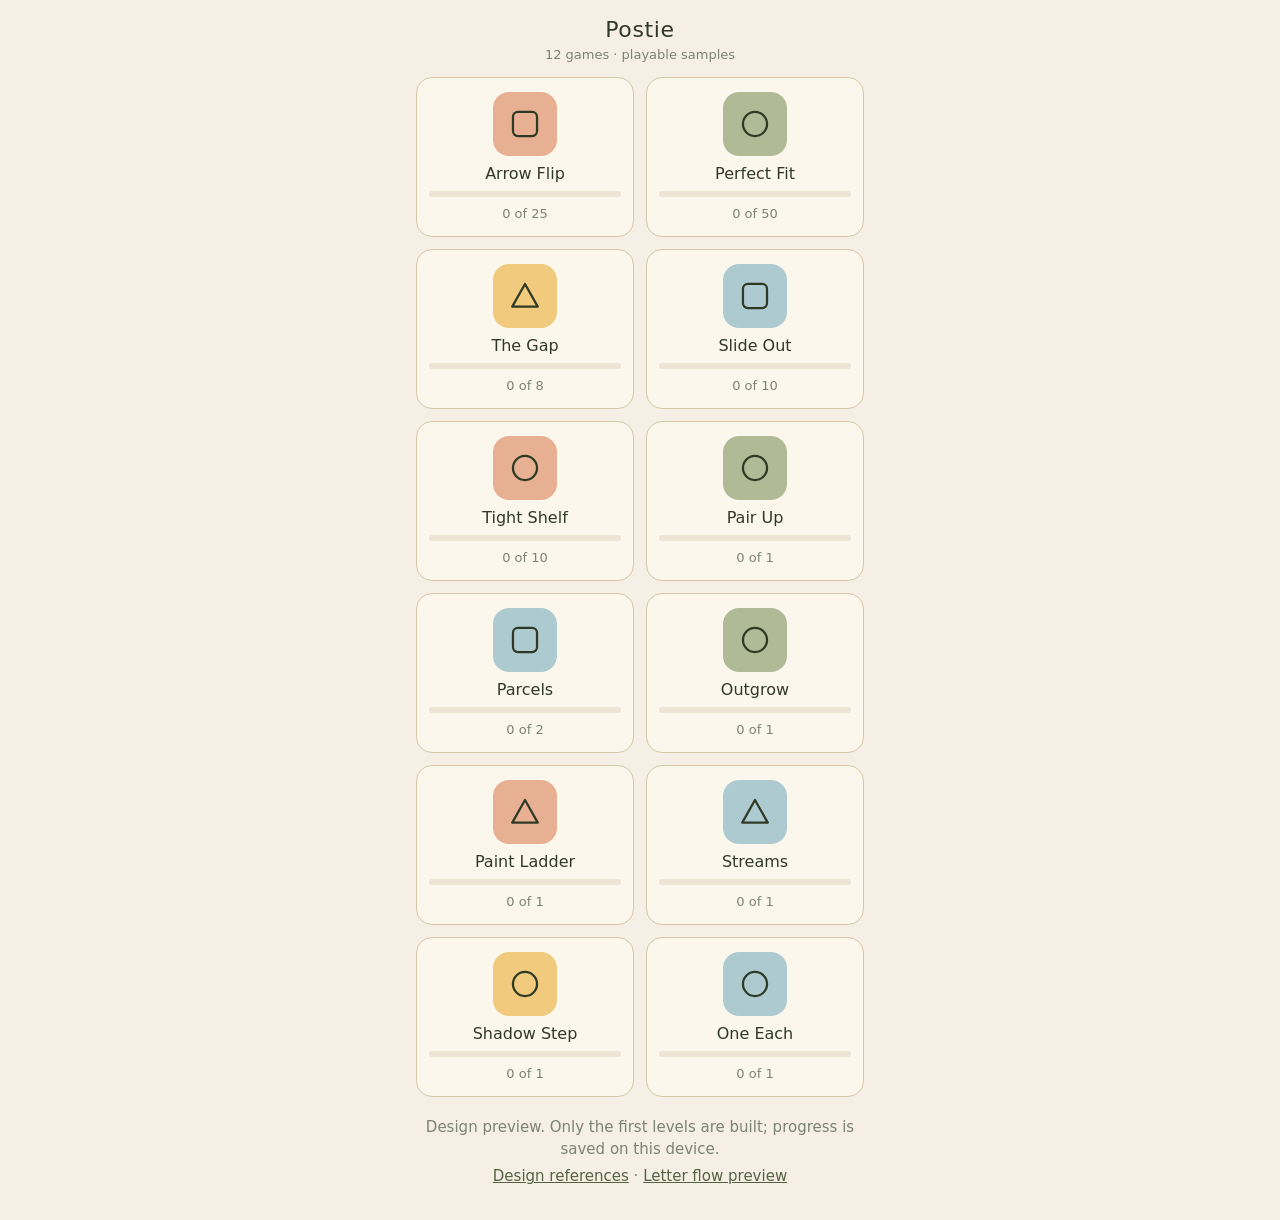
<file: web/index.html>
<!doctype html>
<html lang="en"><head><meta charset="utf-8">
<meta name="viewport" content="width=device-width,initial-scale=1,viewport-fit=cover">
<title>Postie — daily puzzles</title>
<link rel="stylesheet" href="style.css">
</head><body><div id="app"></div>
<script src="js/common.js"></script>
<script src="js/arrow-flip.js"></script>
<script src="js/perfect-fit.js"></script>
<script src="js/the-gap.js"></script>
<script src="js/slide-out.js"></script>
<script src="js/tight-shelf.js"></script>
<script src="js/pair-up.js"></script>
<script src="js/parcels.js"></script>
<script src="js/outgrow.js"></script>
<script src="js/paint-ladder.js"></script>
<script src="js/streams.js"></script>
<script src="js/shadow-step.js"></script>
<script src="js/one-each.js"></script>
<script src="js/app.js"></script>
</body></html>
</file>
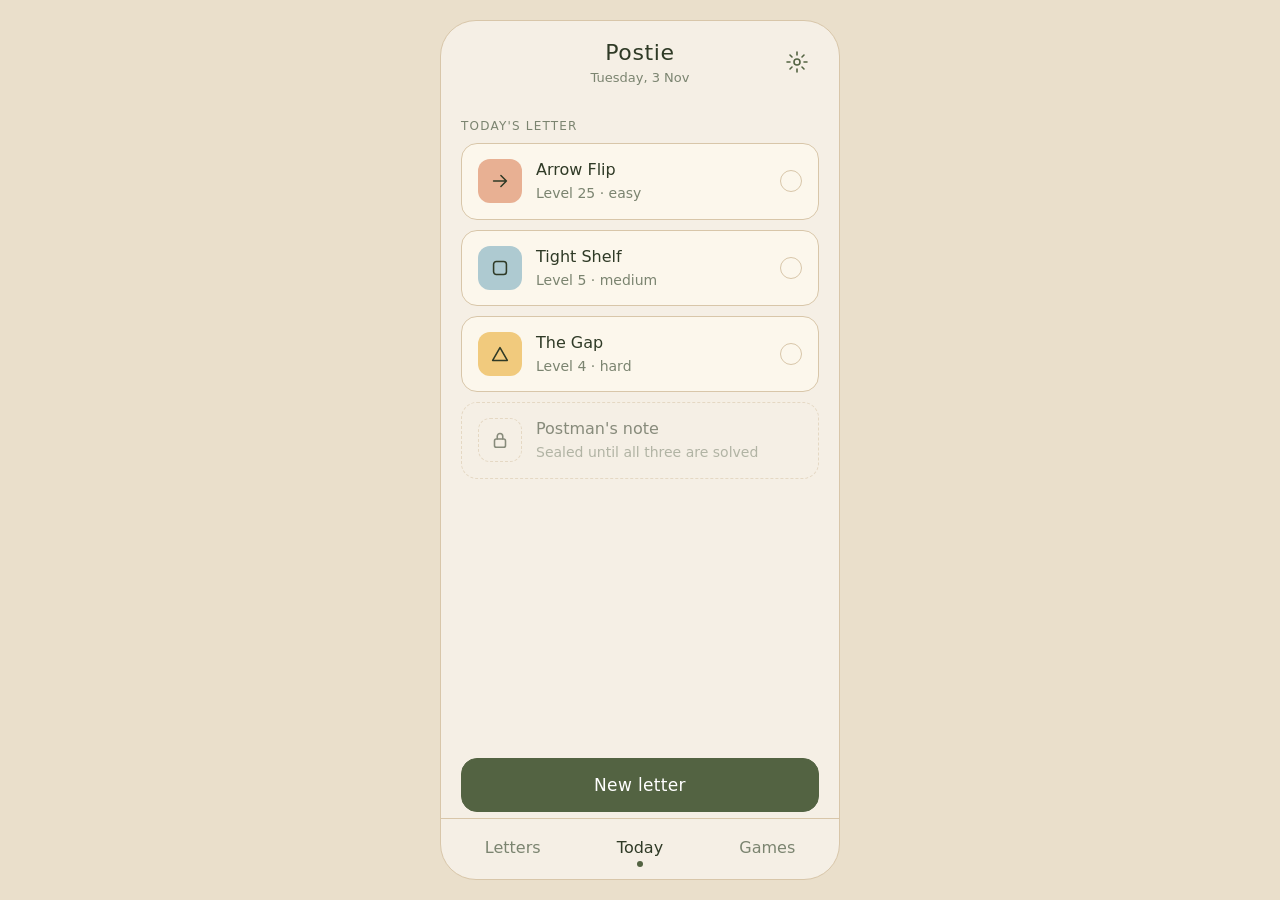
<file: web/app.html>
<!doctype html>
<html lang="en"><head><meta charset="utf-8">
<meta name="viewport" content="width=device-width,initial-scale=1,viewport-fit=cover">
<title>Postie — design preview</title>
<style>
:root{--milk:#F5EFE5;--card:#FCF7EC;--ink:#536342;--txt:#2f3a26;--mut:#7b8470;--sage:#B1BA96;--blue:#AECAD1;--butter:#F1CA7D;--apr:#E8B093;--line:#D8C6A9}
*{box-sizing:border-box;-webkit-tap-highlight-color:transparent}
html,body{height:100%;margin:0;background:var(--milk);color:var(--txt);font:16px/1.45 system-ui,-apple-system,sans-serif}
#app{height:100%;max-width:430px;margin:0 auto;display:flex;flex-direction:column;position:relative;background:var(--milk)}
@media(min-width:500px){body{background:#EADFCB;display:flex;align-items:center;justify-content:center}#app{height:min(860px,96vh);border-radius:36px;border:1px solid var(--line);overflow:hidden;width:400px}}
header{display:flex;align-items:center;justify-content:space-between;padding:16px 20px 8px;min-height:56px}
header h1{font-weight:300;font-size:22px;letter-spacing:.03em;margin:0}
header .t{flex:1;text-align:center}
header small{display:block;color:var(--mut);font-size:13px}
.ib{width:44px;height:44px;border:0;background:none;color:var(--ink);display:grid;place-items:center;border-radius:12px;cursor:pointer}
.ib svg{width:24px;height:24px;stroke:currentColor;fill:none;stroke-width:1.6;stroke-linecap:round;stroke-linejoin:round}
main{flex:1;overflow:auto;padding:8px 20px 16px}
.lbl{font-size:12px;letter-spacing:.1em;text-transform:uppercase;color:var(--mut);margin:14px 0 8px}
.card{background:var(--card);border:1px solid var(--line);border-radius:16px;padding:14px 16px;display:flex;align-items:center;gap:14px;margin-bottom:10px;width:100%;text-align:left;font:inherit;color:inherit}
button.card{cursor:pointer}
.card b{font-weight:500;display:block}.card span.s{color:var(--mut);font-size:14px}
.card .g{flex:1}
.ico{width:44px;height:44px;border-radius:12px;display:grid;place-items:center;flex:none}
.ico svg{width:22px;height:22px;stroke:var(--txt);fill:none;stroke-width:1.7;stroke-linecap:round;stroke-linejoin:round}
.dis{opacity:.55;background:transparent;border-style:dashed}
.dot{width:22px;height:22px;border-radius:50%;border:1.5px solid var(--line);display:grid;place-items:center;flex:none}
.dot.on{background:var(--sage);border-color:var(--sage)}.dot svg{width:13px;stroke:var(--txt);fill:none;stroke-width:2.2}
.btn{height:54px;border-radius:16px;border:1.5px solid var(--ink);background:var(--ink);color:#fff;font:500 17px system-ui;cursor:pointer;width:100%;letter-spacing:.02em}
.btn.o{background:none;color:var(--ink)}.btn.t{border:0;background:none;color:var(--mut);height:44px;font-size:15px}
.foot{padding:8px 20px 6px}
nav{display:flex;justify-content:space-around;padding:6px 8px calc(10px + env(safe-area-inset-bottom));border-top:1px solid var(--line)}
nav button{flex:1;border:0;background:none;font:16px system-ui;color:var(--mut);height:44px;cursor:pointer;position:relative}
nav button.on{color:var(--txt)}nav button.on:after{content:"";position:absolute;left:50%;bottom:2px;width:6px;height:6px;margin-left:-3px;border-radius:50%;background:var(--ink)}
.seg{display:flex;background:#EDE5D4;border:1px solid var(--line);border-radius:12px;padding:3px;margin:6px 0 14px}
.seg button{flex:1;height:38px;border:0;border-radius:9px;background:none;font:15px system-ui;color:var(--mut);cursor:pointer}.seg .on{background:var(--card);color:var(--txt)}
.week{display:flex;justify-content:space-between;text-align:center;font-size:13px;color:var(--mut)}
.week i{display:block;width:26px;height:26px;border-radius:50%;border:1.5px solid var(--line);margin:6px auto 0}.week i.on{background:var(--sage);border-color:var(--sage)}.week i.now{border-color:var(--blue);border-width:2px}
.board{display:grid;gap:8px;margin:18px auto;width:100%;max-width:340px}
.c{aspect-ratio:1;border-radius:12px;border:1.5px solid var(--line);display:grid;place-items:center;background:transparent}
.c svg{width:46%;stroke:var(--txt);fill:none;stroke-width:1.8;stroke-linecap:round;stroke-linejoin:round}
.u{background:var(--apr);border-color:var(--apr)}.l{background:var(--blue);border-color:var(--blue)}.r{background:var(--sage);border-color:var(--sage)}.d{background:var(--butter);border-color:var(--butter)}
.center{text-align:center}.big{font-size:28px;font-weight:300;margin:6px 0}
.ov{position:absolute;inset:0;background:rgba(245,239,229,.82);backdrop-filter:blur(6px);display:flex;align-items:center;justify-content:center;padding:28px}
.dlg{background:var(--card);border:1px solid var(--line);border-radius:20px;padding:24px 22px;width:100%;text-align:center}
.stamp{width:64px;height:64px;border-radius:10px;display:grid;place-items:center;border:2px dashed var(--line)}
.env{background:var(--card);border:1px solid var(--line);border-radius:16px;padding:20px;min-height:200px;display:flex;justify-content:flex-end;gap:10px;align-items:flex-start;margin:14px 0}
.note{font-style:italic;color:var(--mut)}
</style></head><body><div id="app"></div>
<script>
const I={
 gear:'<circle cx="12" cy="12" r="3"/><path d="M12 2v3M12 19v3M2 12h3M19 12h3M5 5l2 2M17 17l2 2M19 5l-2 2M7 17l-2 2"/>',
 back:'<path d="M19 12H5M11 6l-6 6 6 6"/>',help:'<path d="M9.5 9a2.5 2.5 0 115 0c0 2-2.5 2-2.5 4M12 17v.5"/><circle cx="12" cy="12" r="10" opacity="0"/>',
 redo:'<path d="M20 12a8 8 0 11-3-6.2M20 4v5h-5"/>',grid:'<rect x="4" y="4" width="7" height="7" rx="1.5"/><rect x="13" y="4" width="7" height="7" rx="1.5"/><rect x="4" y="13" width="7" height="7" rx="1.5"/><rect x="13" y="13" width="7" height="7" rx="1.5"/>',
 mail:'<rect x="3" y="5" width="18" height="14" rx="2"/><path d="M3 7l9 6 9-6"/>',lock:'<rect x="6" y="11" width="12" height="9" rx="2"/><path d="M9 11V8a3 3 0 016 0v3"/>',
 up:'<path d="M12 19V5M6 11l6-6 6 6"/>',down:'<path d="M12 5v14M6 13l6 6 6-6"/>',left:'<path d="M19 12H5M11 6l-6 6 6 6"/>',right:'<path d="M5 12h14M13 6l6 6-6 6"/>',
 chk:'<path d="M5 12l5 5 9-10"/>',circ:'<circle cx="12" cy="12" r="8"/>',tri:'<path d="M12 5l8 14H4z"/>',sq:'<rect x="5" y="5" width="14" height="14" rx="3"/>'};
const ic=(n,c)=>`<svg viewBox="0 0 24 24" ${c||''}>${I[n]}</svg>`;
const G={af:{n:'Arrow Flip',lv:25,c:'var(--apr)',i:'right'},ts:{n:'Tight Shelf',lv:5,c:'var(--blue)',i:'sq'},tg:{n:'The Gap',lv:4,c:'var(--butter)',i:'tri'}};
const order=['af','ts','tg'];
let S={tab:'today',scr:'home',done:0,cur:0,sent:false,note:false,seg:'cal',ov:null};
const set=o=>{Object.assign(S,o);render()};
function hdr(t,sub,left,right){return `<header>${left||'<span style="width:44px"></span>'}<div class="t"><h1>${t}</h1>${sub?`<small>${sub}</small>`:''}</div>${right||'<span style="width:44px"></span>'}</header>`}
function nav(){return `<nav>${[['letters','Letters'],['today','Today'],['games','Games']].map(([k,l])=>`<button class="${S.tab==k?'on':''}" onclick="set({tab:'${k}'})">${l}</button>`).join('')}</nav>`}
function mainBtn(){
 if(S.note)return '<button class="btn o" onclick="set({scr:\'note\'})">Read the note</button>';
 if(S.done==3&&!S.sent)return '<button class="btn" onclick="set({scr:\'env\'})">Decorate envelope</button>';
 if(S.sent)return '<button class="btn" onclick="set({scr:\'note\'})">Read the note</button>';
 return `<button class="btn" onclick="set({scr:'level',cur:${S.done}})">${S.done?`Continue letter · task ${S.done+1} of 3`:'New letter'}</button>`}
function today(){
 let t=order.map((k,i)=>`<button class="card" onclick="set({scr:'level',cur:${i}})"><div class="ico" style="background:${G[k].c}">${ic(G[k].i)}</div><div class="g"><b>${G[k].n}</b><span class="s">Level ${G[k].lv} · ${['easy','medium','hard'][i]}</span></div><div class="dot ${i<S.done?'on':''}">${i<S.done?ic('chk'):''}</div></button>`).join('');
 return hdr('Postie','Tuesday, 3 Nov','',`<button class="ib" onclick="set({scr:'set'})">${ic('gear')}</button>`)+`<main><div class="lbl">Today's letter</div>${t}<div class="card dis"><div class="ico" style="border:1.5px dashed var(--line)">${ic('lock')}</div><div class="g"><b>Postman's note</b><span class="s">Sealed until all three are solved</span></div></div></main><div class="foot">${mainBtn()}</div>`}
function games(){
 let g=order.map(k=>`<button class="card"><div class="ico" style="background:${G[k].c}">${ic(G[k].i)}</div><div class="g"><b>${G[k].n}</b><span class="s">Level ${G[k].lv}</span></div>${ic('right','style="width:22px;stroke:var(--ink);fill:none;stroke-width:1.7"')}</button>`).join('');
 return hdr('Games')+`<main>${g}<div class="lbl">Coming by mail</div><div class="card dis"><div class="ico" style="border:1.5px dashed var(--line)">${ic('mail')}</div><div class="g"><b>Slide Out</b><span class="s">Arrives by mail</span></div></div></main>`}
function letters(){
 let body=S.seg=='cal'?`<div class="card" style="display:block"><div class="week">${['Mon','Tue','Wed','Thu','Fri','Sat','Sun'].map((d,i)=>`<div>${d}<i class="${[1,2,6].includes(i)?'on':''} ${i==1?'now':''}"></i></div>`).join('')}</div></div><p class="s" style="color:var(--mut)">Days with a sent letter are filled. Missed days stay empty, never red.</p>`:`<div class="card"><div class="ico" style="background:var(--sage)">${ic('mail')}</div><div class="g"><b class="note">[Note text — written by the author]</b><span class="s">Letter 1</span></div></div>`;
 return hdr('Letters')+`<main><div class="seg"><button class="${S.seg=='cal'?'on':''}" onclick="set({seg:'cal'})">Calendar</button><button class="${S.seg=='notes'?'on':''}" onclick="set({seg:'notes'})">Notes</button></div>${body}</main>`}
function level(){
 const k=order[S.cur],g=G[k];let b='';
 if(k=='af'){const m=[['u','redo','u','d','u'],['l','','u','d','d'],['l','u','r','l','d'],['r','l','d','',''],['d','u','','u','d']];
  b=`<div class="board" style="grid-template-columns:repeat(5,1fr)">${m.flat().map(x=>x==='redo'?`<div class="c">${ic('redo')}</div>`:`<div class="c ${x}">${{u:ic('up'),d:ic('down'),l:ic('left'),r:ic('right')}[x]||''}</div>`).join('')}</div><div class="center" style="color:var(--mut)">Moves 0</div>`}
 else if(k=='ts'){const m=['','','circ','','sq','circ','','sq','tri','circ','sq',''];
  b=`<div class="board" style="grid-template-columns:repeat(4,1fr)">${m.map(x=>`<div class="c">${x?ic(x):''}</div>`).join('')}</div><p class="center" style="color:var(--mut);font-size:14px">Three in a row sharing a colour or a shape disappear</p>`}
 else b=`<div class="board" style="grid-template-columns:repeat(4,1fr)">${['dark','','','','','dark','','l','','tri','','tri'].map(x=>x=='dark'?'<div class="c" style="background:var(--ink);border-color:var(--ink)"></div>':`<div class="c ${x=='l'?'l':x=='tri'?'u':''}">${x=='tri'?ic('tri'):x=='l'?ic('circ'):''}</div>`).join('')}</div>`;
 return hdr(g.n,'Level '+g.lv,`<button class="ib" onclick="set({scr:'home'})">${ic('grid')}</button>`,`<button class="ib">${ic('help')}</button>`)+`<main>${b}</main><div class="foot"><button class="btn t" onclick="set({ov:'win'})">Mark solved (demo)</button></div>`+(S.ov=='win'?`<div class="ov"><div class="dlg"><div style="width:56px;height:56px;margin:0 auto;border:1.5px solid var(--ink);border-radius:16px;transform:rotate(45deg);display:grid;place-items:center"><span style="transform:rotate(-45deg);color:var(--ink)">${ic('chk','style="width:26px;stroke:currentColor;fill:none;stroke-width:1.8"')}</span></div><div class="big">Well done</div><p style="color:var(--mut);margin:0 0 18px">Stamp earned</p><button class="btn" onclick="win()">${S.cur<2?'Next':'To the letter'}</button></div></div>`:'')}
function win(){const d=Math.max(S.done,S.cur+1);set({ov:null,done:d,scr:d==3?'home':'level',cur:Math.min(S.cur+1,2)})}
function env(){return hdr('Envelope','Stick your stamps',`<button class="ib" onclick="set({scr:'home'})">${ic('back')}</button>`)+`<main><div class="env">${order.map(k=>`<div class="stamp" style="background:${G[k].c};border:0">${ic(G[k].i)}</div>`).join('')}</div><p style="color:var(--mut)">A stamp is just the game's icon — no solve time.</p></main><div class="foot"><button class="btn" onclick="set({sent:true,scr:'note'})">Send</button></div>`}
function note(){return hdr('Postman\'s note','Letter 1',`<button class="ib" onclick="set({scr:'home',note:false})">${ic('back')}</button>`)+`<main><div class="card" style="display:block;padding:24px"><p class="note" style="margin:0">[Note text — one fact of the world plus one new question. Written by the author.]</p></div></main><div class="foot"><button class="btn o" onclick="set({scr:'home',tab:'letters'})">Done</button></div>`}
function setg(){return hdr('Settings','',`<button class="ib" onclick="set({scr:'home'})">${ic('back')}</button>`)+`<main>${['Sound','Haptics','Reminder'].map(x=>`<div class="card"><div class="g"><b>${x}</b></div><div style="width:46px;height:28px;border-radius:14px;background:var(--sage);position:relative"><i style="position:absolute;right:3px;top:3px;width:22px;height:22px;border-radius:50%;background:#fff"></i></div></div>`).join('')}<div style="text-align:center;margin-top:16px"><button class="btn t" onclick="set({done:0,sent:false,note:false,scr:'home',tab:'today'})">Reset demo</button></div></main>`}
function render(){const a=document.getElementById('app');
 if(S.scr=='home'){a.innerHTML={today,games,letters}[S.tab]()+nav()}
 else a.innerHTML={level,env,note,set:setg}[S.scr]()}
render();
</script></body></html>
</file>
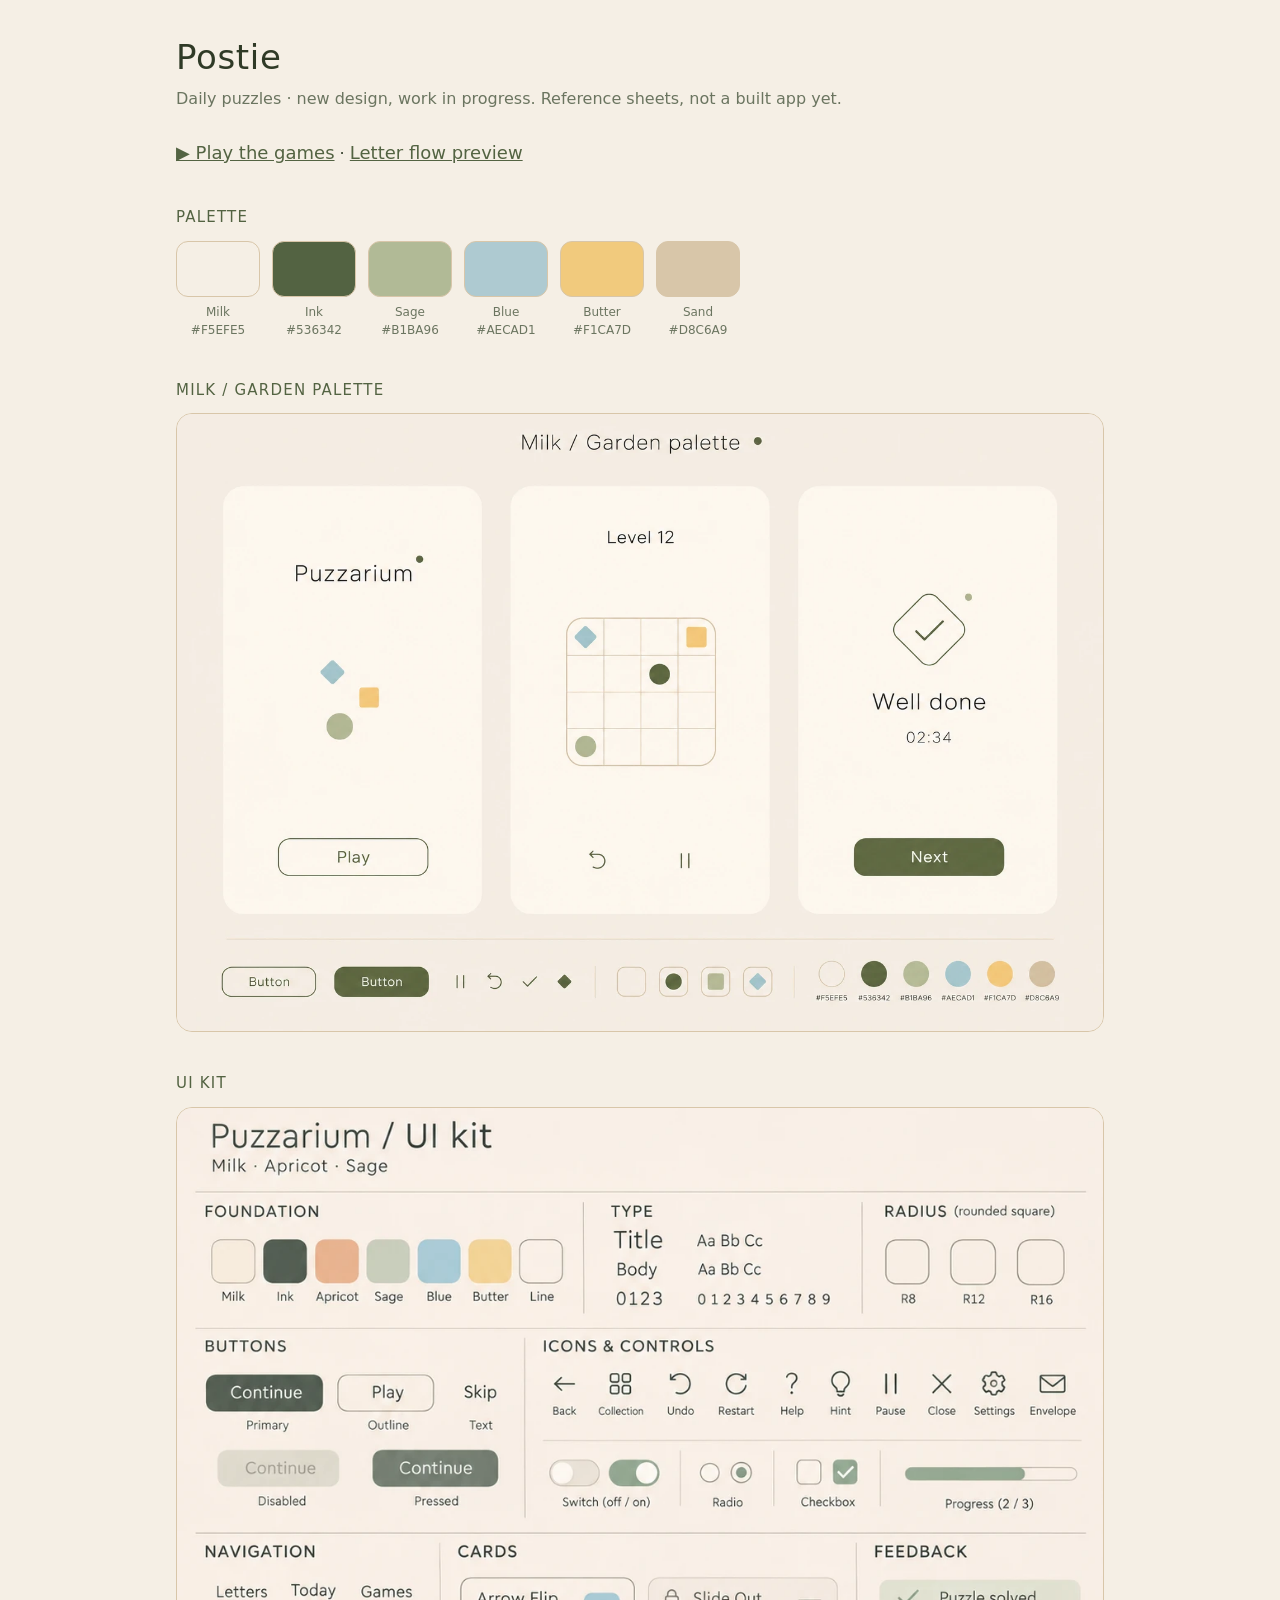
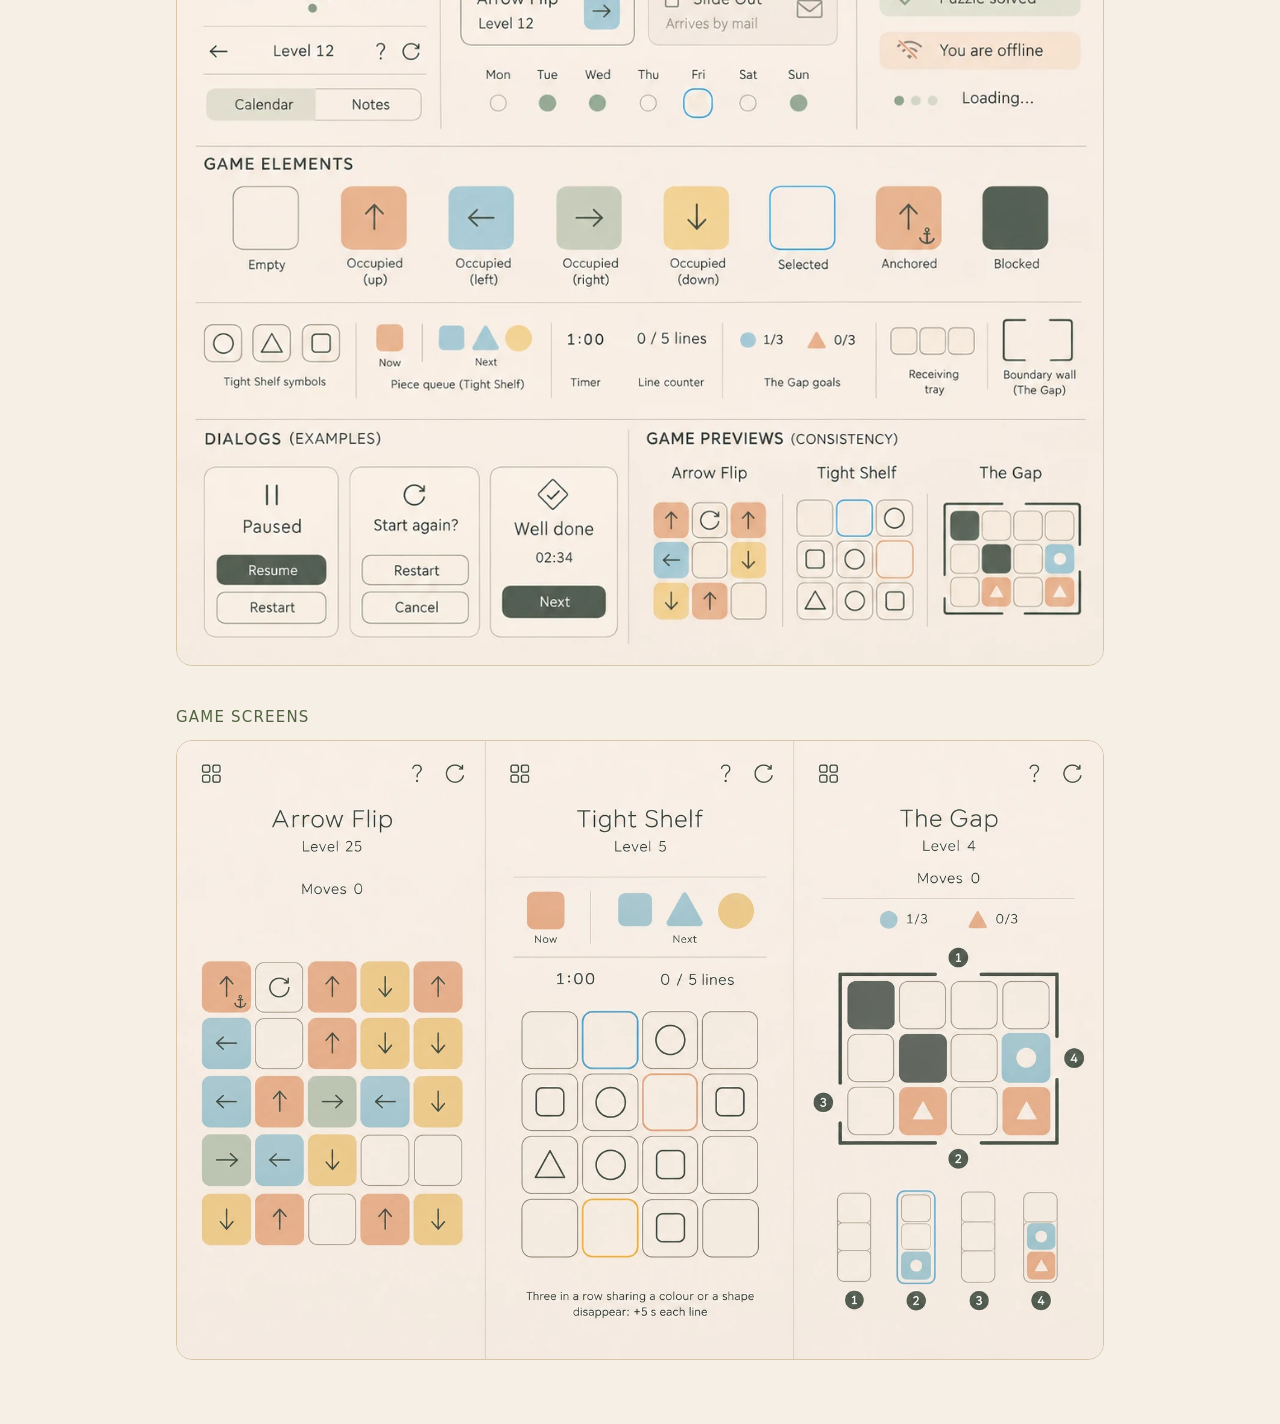
<file: web/design.html>
<!doctype html>
<html lang="en"><head><meta charset="utf-8">
<meta name="viewport" content="width=device-width,initial-scale=1">
<title>Postie — new design</title>
<style>
:root{--milk:#F5EFE5;--card:#FCF7EC;--ink:#536342;--sage:#B1BA96;--blue:#AECAD1;--butter:#F1CA7D;--sand:#D8C6A9}
*{box-sizing:border-box}
body{margin:0;background:var(--milk);color:#2f3a26;font:16px/1.5 system-ui,-apple-system,sans-serif}
main{max-width:960px;margin:0 auto;padding:32px 16px 64px}
h1{font-weight:300;font-size:34px;margin:0 0 4px;letter-spacing:.02em}
p.sub{margin:0 0 28px;color:#6b7560}
h2{font-weight:400;font-size:15px;letter-spacing:.08em;text-transform:uppercase;color:var(--ink);margin:40px 0 12px}
figure{margin:0;background:var(--card);border:1px solid var(--sand);border-radius:16px;overflow:hidden}
img{display:block;width:100%;height:auto}
.sw{display:flex;flex-wrap:wrap;gap:12px}
.sw div{width:84px;text-align:center;font-size:12px;color:#6b7560}
.sw i{display:block;height:56px;border-radius:12px;border:1px solid var(--sand);margin-bottom:6px}
</style></head><body><main>
<h1>Postie</h1>
<p class="sub">Daily puzzles · new design, work in progress. Reference sheets, not a built app yet.</p>
<p><a href="./" style="color:#536342;font-size:18px">▶ Play the games</a> · <a href="app.html" style="color:#536342;font-size:18px">Letter flow preview</a></p><h2>Palette</h2>
<div class="sw">
<div><i style="background:#F5EFE5"></i>Milk<br>#F5EFE5</div>
<div><i style="background:#536342"></i>Ink<br>#536342</div>
<div><i style="background:#B1BA96"></i>Sage<br>#B1BA96</div>
<div><i style="background:#AECAD1"></i>Blue<br>#AECAD1</div>
<div><i style="background:#F1CA7D"></i>Butter<br>#F1CA7D</div>
<div><i style="background:#D8C6A9"></i>Sand<br>#D8C6A9</div>
</div>
<h2>Milk / Garden palette</h2><figure><img src="ref/milk-garden-palette.webp" alt="Palette and three sample screens"></figure>
<h2>UI kit</h2><figure><img src="ref/ui-kit-sheet.webp" alt="UI kit sheet"></figure>
<h2>Game screens</h2><figure><img src="ref/game-screens.webp" alt="Arrow Flip, Tight Shelf, The Gap"></figure>
</main></body></html>
</file>
<file: web/style.css>
:root{--milk:#F5EFE5;--card:#FCF7EC;--ink:#536342;--txt:#2f3a26;--mut:#7b8470;--sage:#B1BA96;--blue:#AECAD1;--butter:#F1CA7D;--apr:#E8B093;--line:#D8C6A9;--dark:#536342}
*{box-sizing:border-box;-webkit-tap-highlight-color:transparent}
html,body{margin:0;min-height:100%;background:var(--milk);color:var(--txt);font:16px/1.45 system-ui,-apple-system,sans-serif;-webkit-text-size-adjust:100%}
body{touch-action:manipulation}
#app{max-width:480px;margin:0 auto;min-height:100vh;min-height:100dvh;display:flex;flex-direction:column;position:relative}
header{display:flex;align-items:center;justify-content:space-between;padding:14px 12px 6px;min-height:60px}
header .t{flex:1;text-align:center}
header h1{font-weight:300;font-size:22px;letter-spacing:.03em;margin:0}
header small{display:block;color:var(--mut);font-size:13px}
.ib{width:44px;height:44px;border:0;background:none;color:var(--ink);display:grid;place-items:center;border-radius:12px;cursor:pointer;font:inherit}
.ib svg{width:24px;height:24px;stroke:currentColor;fill:none;stroke-width:1.6;stroke-linecap:round;stroke-linejoin:round}
.ib:active{background:#EDE5D4}
main{flex:1;padding:6px 16px 24px}
.lbl{font-size:12px;letter-spacing:.1em;text-transform:uppercase;color:var(--mut);margin:16px 0 8px}
/* collection */
.tiles{display:grid;grid-template-columns:1fr 1fr;gap:12px}
.tile{background:var(--card);border:1px solid var(--line);border-radius:16px;padding:14px 12px 12px;text-align:center;cursor:pointer;font:inherit;color:inherit;display:flex;flex-direction:column;align-items:center;gap:8px}
.tile:active{background:#F3EBDA}
.tile .ico{width:64px;height:64px;border-radius:16px;display:grid;place-items:center}
.tile .ico svg{width:34px;height:34px}
.tile b{font-weight:500;display:block;line-height:1.2}
.tile small{color:var(--mut);font-size:13px}
.bar{height:6px;border-radius:3px;background:#EDE5D4;width:100%;overflow:hidden}.bar i{display:block;height:100%;background:var(--sage)}
/* game page */
.rules{background:var(--card);border:1px solid var(--line);border-radius:14px;padding:10px 14px;font-size:14px;color:var(--mut);margin:4px 0 12px}
.rules b{color:var(--txt);font-weight:500}
.stat{display:flex;justify-content:center;gap:18px;color:var(--mut);margin:6px 0;font-size:15px}
.stat span b{color:var(--txt);font-weight:500}
.msg{text-align:center;min-height:24px;color:var(--mut);margin:6px 0;font-size:15px}
.msg.bad{color:#b0603a}
.row{display:flex;gap:10px;justify-content:center;flex-wrap:wrap;margin:10px 0}
.btn{height:48px;border-radius:14px;border:1.5px solid var(--ink);background:var(--ink);color:#fff;font:500 16px system-ui;cursor:pointer;padding:0 22px;letter-spacing:.02em}
.btn.o{background:none;color:var(--ink)}
.btn.s{height:40px;font-size:15px;padding:0 16px}
.btn[disabled]{opacity:.4}
.grid{display:grid;gap:6px;margin:12px auto;touch-action:none;user-select:none;-webkit-user-select:none}
.cell{aspect-ratio:1;border-radius:12px;border:1.5px solid var(--line);display:grid;place-items:center;position:relative;font-size:22px;transition:background .15s,transform .1s}
.cell.void{border-color:transparent;visibility:hidden}
.cell.wall{background:var(--dark);border-color:var(--dark)}
.shake{animation:sh .2s}@keyframes sh{25%{transform:translateX(-4px)}75%{transform:translateX(4px)}}
.c-apr{background:var(--apr);border-color:var(--apr)}.c-blue{background:var(--blue);border-color:var(--blue)}.c-sage{background:var(--sage);border-color:var(--sage)}.c-butter{background:var(--butter);border-color:var(--butter)}
.sel{outline:2.5px solid var(--blue);outline-offset:-1px}
.dim{opacity:.35}
.dot{width:46%;height:46%;border-radius:50%;display:block}
.dot.k{background:var(--txt)}.dot.w{background:var(--milk);border:2px solid var(--txt)}
.ov{position:fixed;inset:0;background:rgba(245,239,229,.85);backdrop-filter:blur(6px);display:flex;align-items:center;justify-content:center;padding:28px;z-index:10}
.dlg{background:var(--card);border:1px solid var(--line);border-radius:20px;padding:26px 22px;width:100%;max-width:360px;text-align:center}
.dlg h2{font-weight:300;font-size:28px;margin:10px 0 4px}.dlg p{color:var(--mut);margin:0 0 18px}
.dlg .btn{width:100%;margin-top:8px}
.chk{width:56px;height:56px;margin:0 auto;border:1.5px solid var(--ink);border-radius:16px;transform:rotate(45deg);display:grid;place-items:center;color:var(--ink)}
.chk span{transform:rotate(-45deg);font-size:26px}
.chips{display:flex;gap:8px;justify-content:center;flex-wrap:wrap}
.chip{min-width:48px;height:44px;border-radius:12px;border:1.5px solid var(--line);background:var(--card);font:500 18px system-ui;cursor:pointer;color:var(--txt)}
.chip.on{border-color:var(--ink);background:#E9EFDC}.chip.used{opacity:.35}
.gw{position:relative}
.badge{position:absolute;transform:translate(-50%,-50%);min-width:26px;height:26px;border-radius:13px;display:grid;place-items:center;font-size:13px;font-weight:600;padding:0 6px;border:1.5px solid var(--txt);background:var(--card)}
.flasks{display:flex;gap:10px;justify-content:center;margin:12px 0;flex-wrap:wrap}
.flask{width:58px;border:1.5px solid var(--line);border-radius:12px;padding:4px;display:flex;flex-direction:column-reverse;gap:3px;cursor:pointer;background:var(--card);position:relative}
.flask .n{position:absolute;top:-12px;left:50%;transform:translateX(-50%);background:var(--txt);color:#fff;width:22px;height:22px;border-radius:11px;font-size:12px;display:grid;place-items:center}
.slot{height:44px;border-radius:9px;border:1.5px dashed var(--line);display:grid;place-items:center}
.slot.f{border:0}
svg.sh{width:56%;height:56%}
.badge.c-apr{background:var(--apr)}.badge.c-blue{background:var(--blue)}.badge.c-butter{background:var(--butter)}.badge.c-sage{background:var(--sage)}
a.lnk{color:var(--ink)}

.lvgrid{display:grid;grid-template-columns:repeat(3,1fr);gap:12px;margin:0 6px}
.lv{aspect-ratio:1;border-radius:16px;border:1.5px solid var(--line);background:var(--card);color:var(--txt);font:500 16px system-ui;cursor:pointer;display:flex;flex-direction:column;align-items:center;justify-content:center;gap:2px}
.lv .gl{font-size:26px;line-height:1}.lv .no{font-size:15px}
.lv.done{background:var(--sage);border-color:var(--sage)}
.lv.cur{background:var(--ink);border-color:var(--ink);color:#fff}
.lv.far{opacity:.45;cursor:default;background:transparent}
.bottom{position:fixed;left:0;right:0;bottom:0;max-width:480px;margin:0 auto;padding:12px 16px calc(14px + env(safe-area-inset-bottom));background:linear-gradient(to top,var(--milk) 70%,rgba(245,239,229,0))}
</file>
